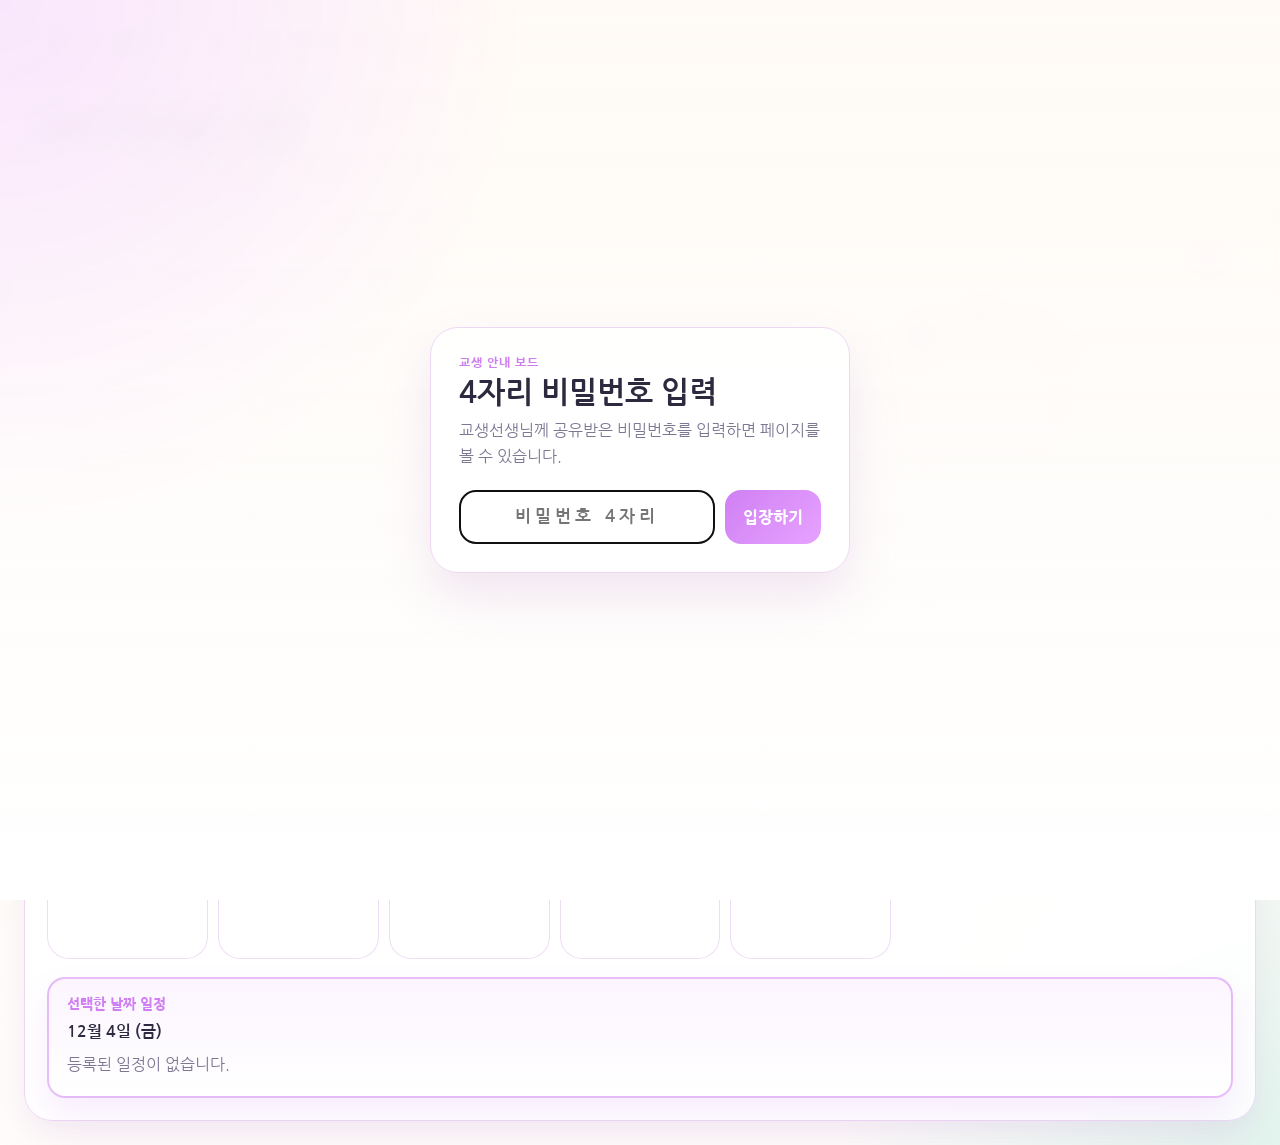
<file: calendar.html>
<!DOCTYPE html>
<html lang="ko">
<head>
  <meta charset="UTF-8">
  <meta name="viewport" content="width=device-width, initial-scale=1.0">
  <title>캘린더</title>
  <link rel="preconnect" href="https://fonts.googleapis.com">
  <link rel="preconnect" href="https://fonts.gstatic.com" crossorigin>
  <link href="https://fonts.googleapis.com/css2?family=Nanum+Gothic:wght@400;700;800&display=swap" rel="stylesheet">
  <link rel="stylesheet" href="styles.css">
</head>
<body data-page="calendar">
  <div class="app-shell subpage-shell">
    <header class="subpage-header">
      <a class="back-link" href="index.html">메인으로 돌아가기</a>
      <div>
        <p class="eyebrow">Class Calendar</p>
        <h1 id="calendarSectionTitle">학급 캘린더</h1>
        <p id="calendarSectionDescription" class="muted">월간 학사 일정을 한 화면에서 확인할 수 있습니다.</p>
      </div>
    </header>

    <section class="card cleanup-showcase">
      <div class="panel-head">
        <p class="section-label">캘린더</p>
        <span id="calendarPageMonthBadge" class="panel-chip lavender">이번 달</span>
      </div>
      <div id="calendarPageBoard" class="calendar-board"></div>
      <div class="selected-date-box strong">
        <p class="selected-date-title">선택한 날짜 일정</p>
        <div id="calendarPageSelectedContent" class="selected-date-content muted">달력 날짜를 누르면 해당 날짜 일정이 여기에 표시됩니다.</div>
      </div>
    </section>
  </div>

  <script src="dashboard-data.js"></script>
  <script src="auth.js"></script>
  <script src="detail-pages.js"></script>
</body>
</html>
</file>
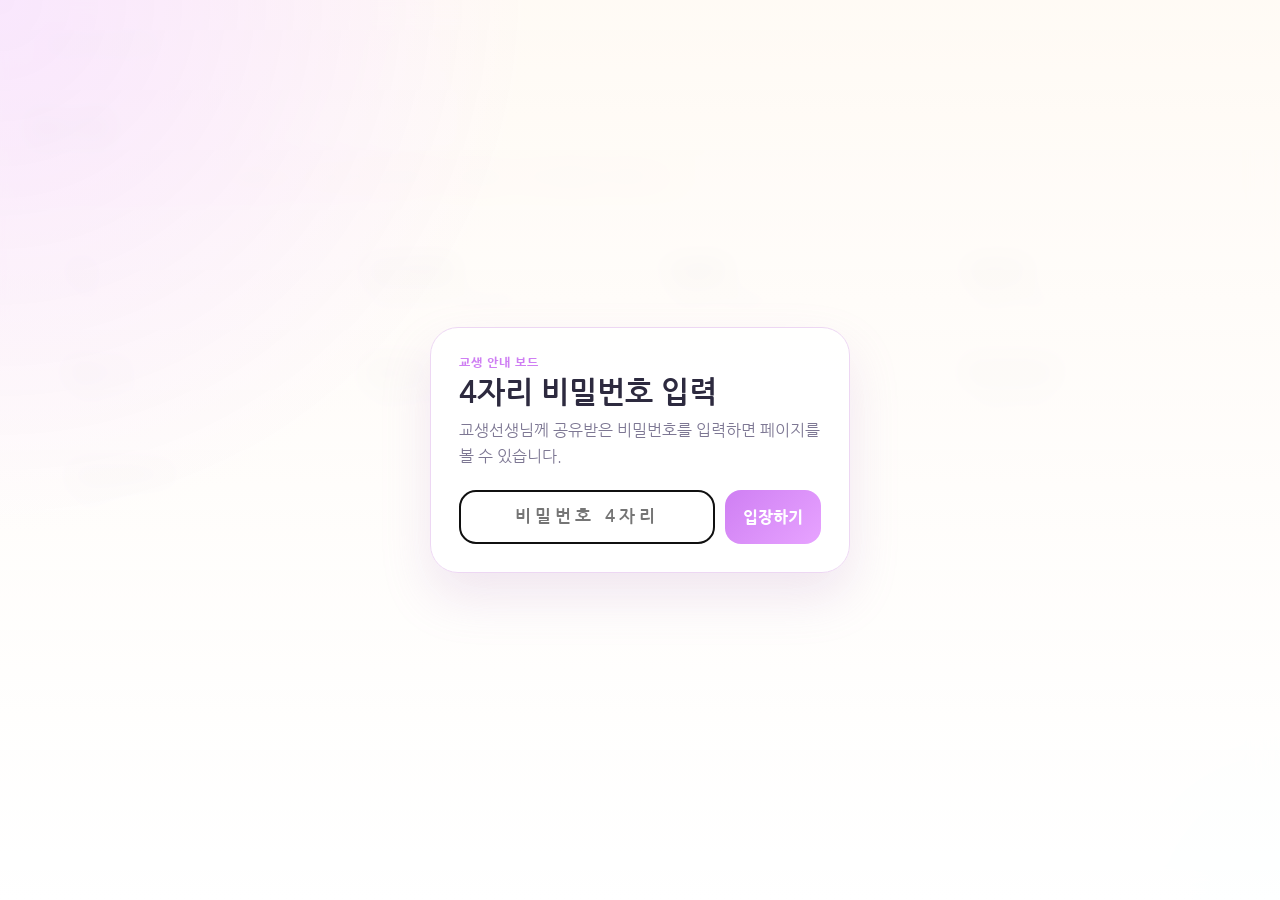
<file: cleanup.html>
﻿<!DOCTYPE html>
<html lang="ko">
<head>
  <meta charset="UTF-8">
  <meta name="viewport" content="width=device-width, initial-scale=1.0">
  <title>청소표</title>
  <link rel="preconnect" href="https://fonts.googleapis.com">
  <link rel="preconnect" href="https://fonts.gstatic.com" crossorigin>
  <link href="https://fonts.googleapis.com/css2?family=Nanum+Gothic:wght@400;700;800&display=swap" rel="stylesheet">
  <link rel="stylesheet" href="styles.css">
</head>
<body data-page="cleanup">
  <div class="app-shell subpage-shell">
    <header class="subpage-header">
      <a class="back-link" href="index.html">메인으로 돌아가기</a>
      <div>
        <p class="eyebrow">Cleanup Schedule</p>
        <h1>청소표</h1>
        <p class="muted">5월 청소 배정표를 기준으로 정리했습니다. 칠판 관리와 분리수거 담당은 기존 배정을 유지합니다.</p>
      </div>
    </header>

    <main>
      <section class="card cleanup-showcase">
        <div id="cleanupGrid" class="cleanup-grid"></div>
      </section>
    </main>
  </div>

  <script src="dashboard-data.js"></script>
  <script src="auth.js"></script>
  <script src="detail-pages.js"></script>
</body>
</html>
</file>
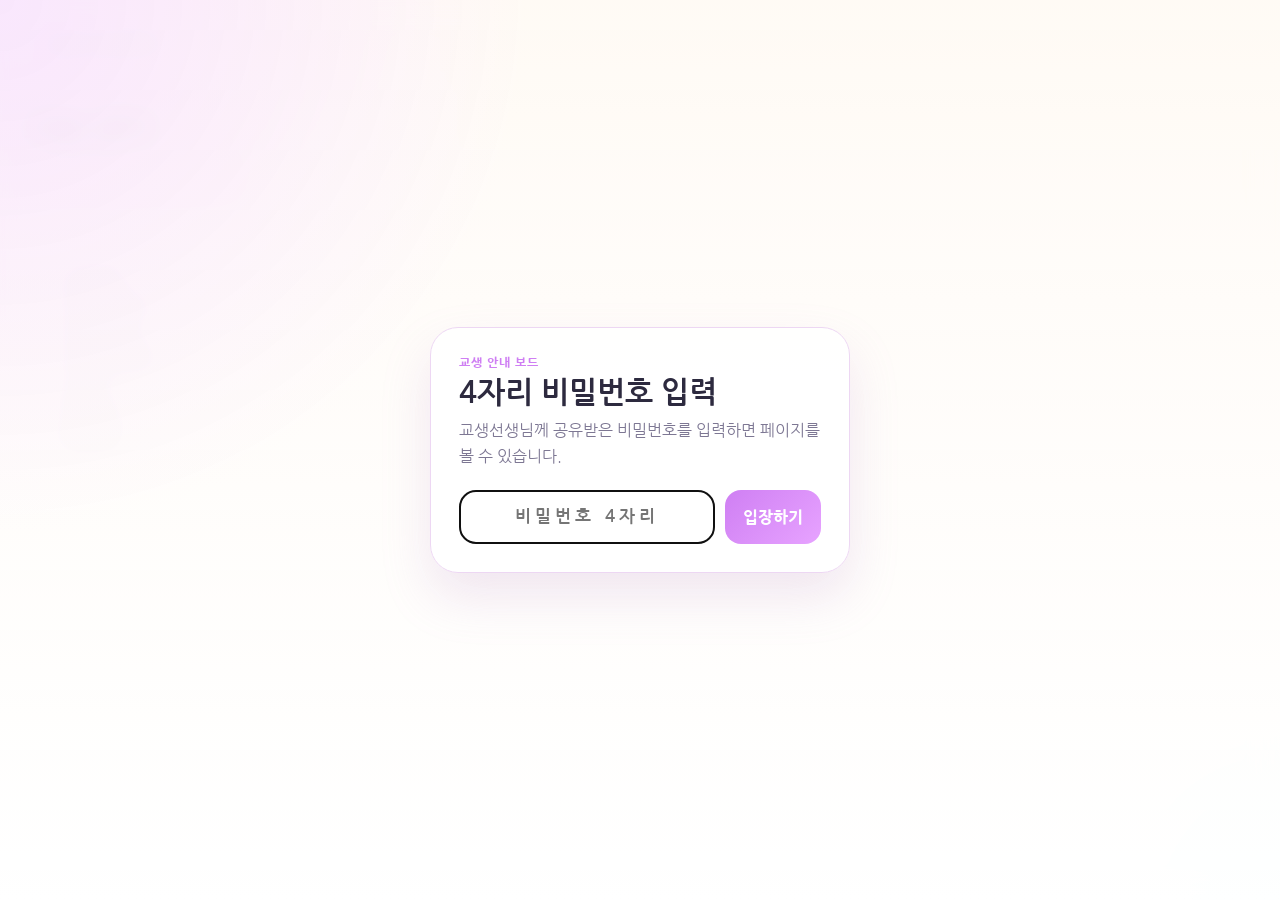
<file: lunch.html>
﻿<!DOCTYPE html>
<html lang="ko">
<head>
  <meta charset="UTF-8">
  <meta name="viewport" content="width=device-width, initial-scale=1.0">
  <title>오늘 급식</title>
  <link rel="preconnect" href="https://fonts.googleapis.com">
  <link rel="preconnect" href="https://fonts.gstatic.com" crossorigin>
  <link href="https://fonts.googleapis.com/css2?family=Nanum+Gothic:wght@400;700;800&display=swap" rel="stylesheet">
  <link rel="stylesheet" href="styles.css">
</head>
<body data-page="lunch">
  <div class="app-shell subpage-shell">
    <header class="subpage-header">
      <a class="back-link" href="index.html">메인으로 돌아가기</a>
      <div>
        <p class="eyebrow">Lunch</p>
        <h1 id="lunchSectionTitle">오늘 급식</h1>
        <p id="lunchSectionDescription" class="muted">오늘 급식 정보를 확인합니다.</p>
      </div>
    </header>

    <main>
      <section class="card roles-showcase">
        <ul id="lunchPageList" class="plain-list"></ul>
      </section>
    </main>
  </div>

  <script src="dashboard-data.js"></script>
  <script src="auth.js"></script>
  <script src="detail-pages.js"></script>
</body>
</html>
</file>
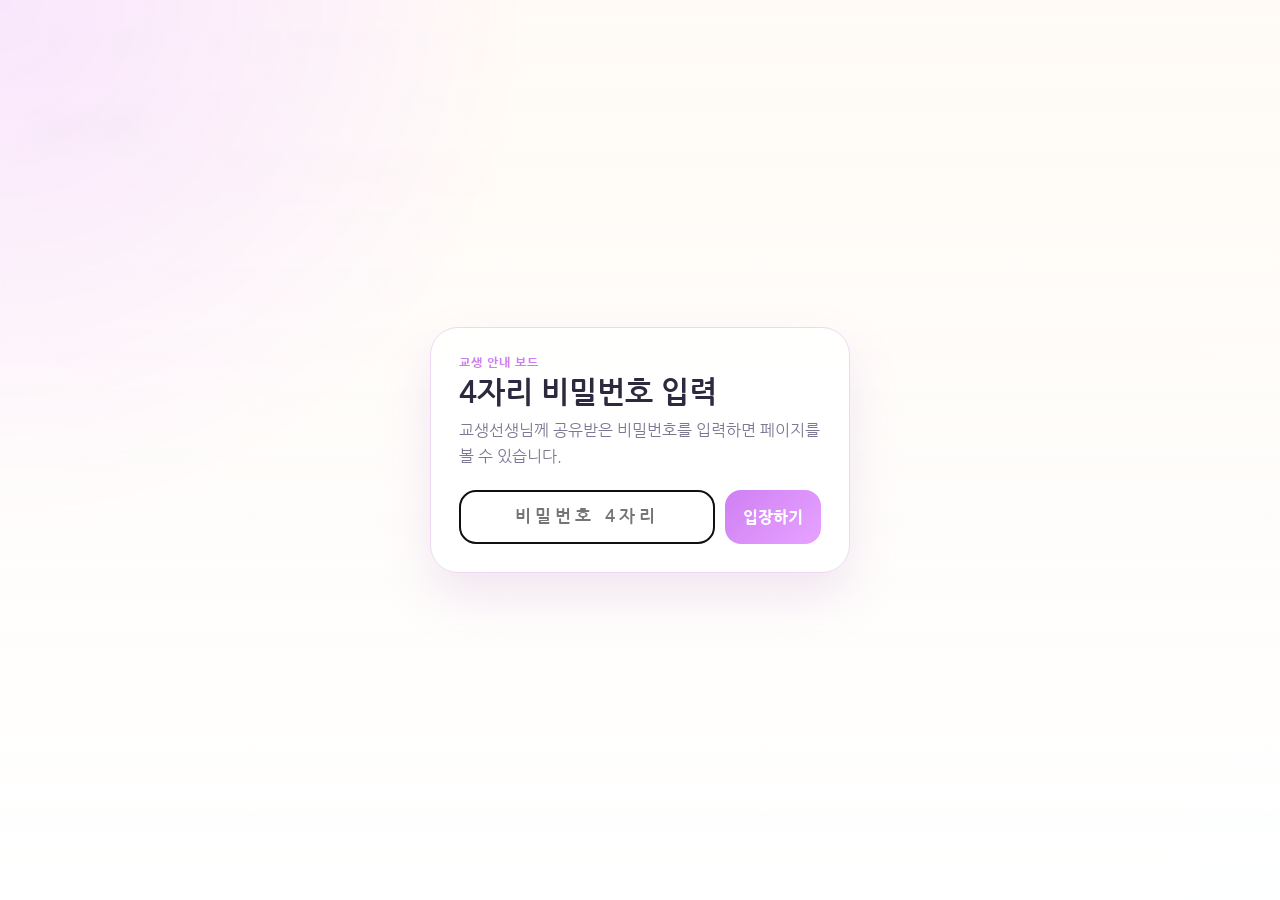
<file: notices.html>
﻿<!DOCTYPE html>
<html lang="ko">
<head>
  <meta charset="UTF-8">
  <meta name="viewport" content="width=device-width, initial-scale=1.0">
  <title>전달사항</title>
  <link rel="preconnect" href="https://fonts.googleapis.com">
  <link rel="preconnect" href="https://fonts.gstatic.com" crossorigin>
  <link href="https://fonts.googleapis.com/css2?family=Nanum+Gothic:wght@400;700;800&display=swap" rel="stylesheet">
  <link rel="stylesheet" href="styles.css">
</head>
<body data-page="notices">
  <div class="app-shell subpage-shell">
    <header class="subpage-header">
      <a class="back-link" href="index.html">메인으로 돌아가기</a>
      <div>
        <p class="eyebrow">Notices</p>
        <h1 id="noticesSectionTitle">전달사항</h1>
        <p id="noticesSectionDescription" class="muted">오늘 전달사항을 한 페이지에서 확인할 수 있습니다.</p>
      </div>
    </header>

    <main>
      <section class="card roles-showcase">
        <div id="noticesPageList" class="notice-list"></div>
      </section>
    </main>
  </div>

  <script src="dashboard-data.js"></script>
  <script src="auth.js"></script>
  <script src="detail-pages.js"></script>
</body>
</html>
</file>
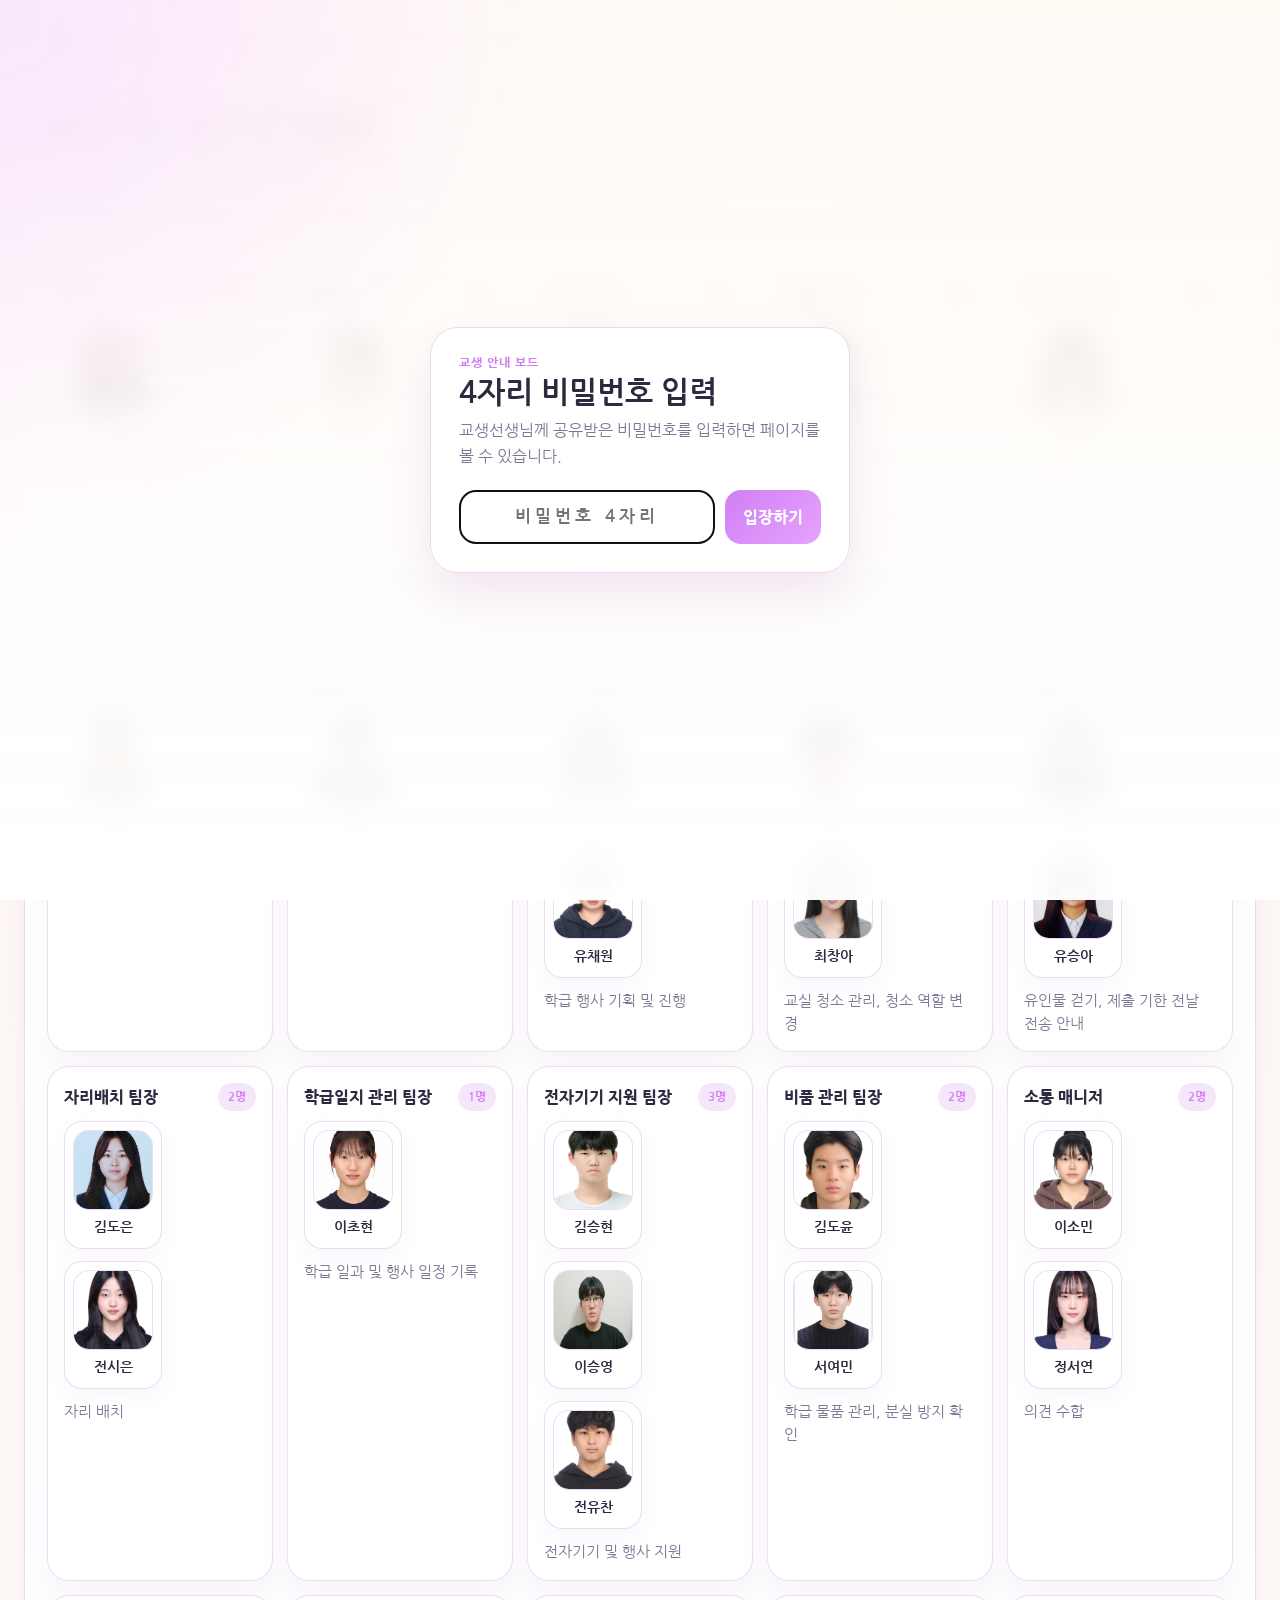
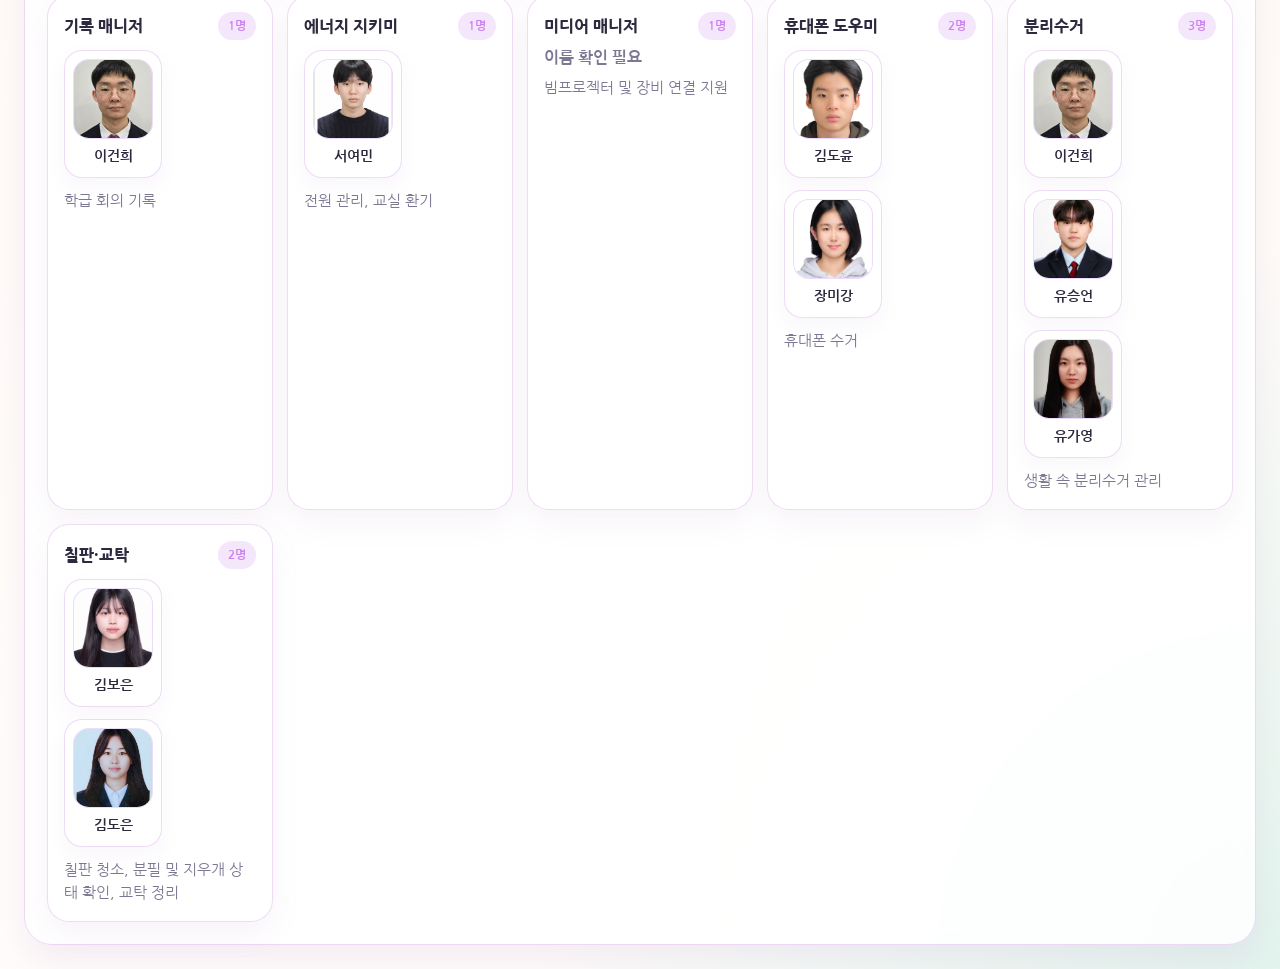
<file: roles.html>
﻿<!DOCTYPE html>
<html lang="ko">
<head>
  <meta charset="UTF-8">
  <meta name="viewport" content="width=device-width, initial-scale=1.0">
  <title>1인 1역</title>
  <link rel="preconnect" href="https://fonts.googleapis.com">
  <link rel="preconnect" href="https://fonts.gstatic.com" crossorigin>
  <link href="https://fonts.googleapis.com/css2?family=Nanum+Gothic:wght@400;700;800&display=swap" rel="stylesheet">
  <link rel="stylesheet" href="styles.css">
</head>
<body data-page="roles">
  <div class="app-shell subpage-shell">
    <header class="subpage-header">
      <a class="back-link" href="index.html">메인으로 돌아가기</a>
      <div>
        <p class="eyebrow">Class Roles</p>
        <h1 id="rolesSectionTitle">2학년 5반 1인 1역 역할표</h1>
        <p id="rolesSectionDescription" class="muted">올려주신 역할표를 기준으로 정리해 두었습니다.</p>
      </div>
    </header>

    <main>
      <section class="card roles-showcase">
        <div id="sharedRoleGrid" class="role-grid"></div>
      </section>
    </main>
  </div>

  <script src="dashboard-data.js"></script>
  <script src="auth.js"></script>
  <script src="detail-pages.js"></script>
</body>
</html>
</file>
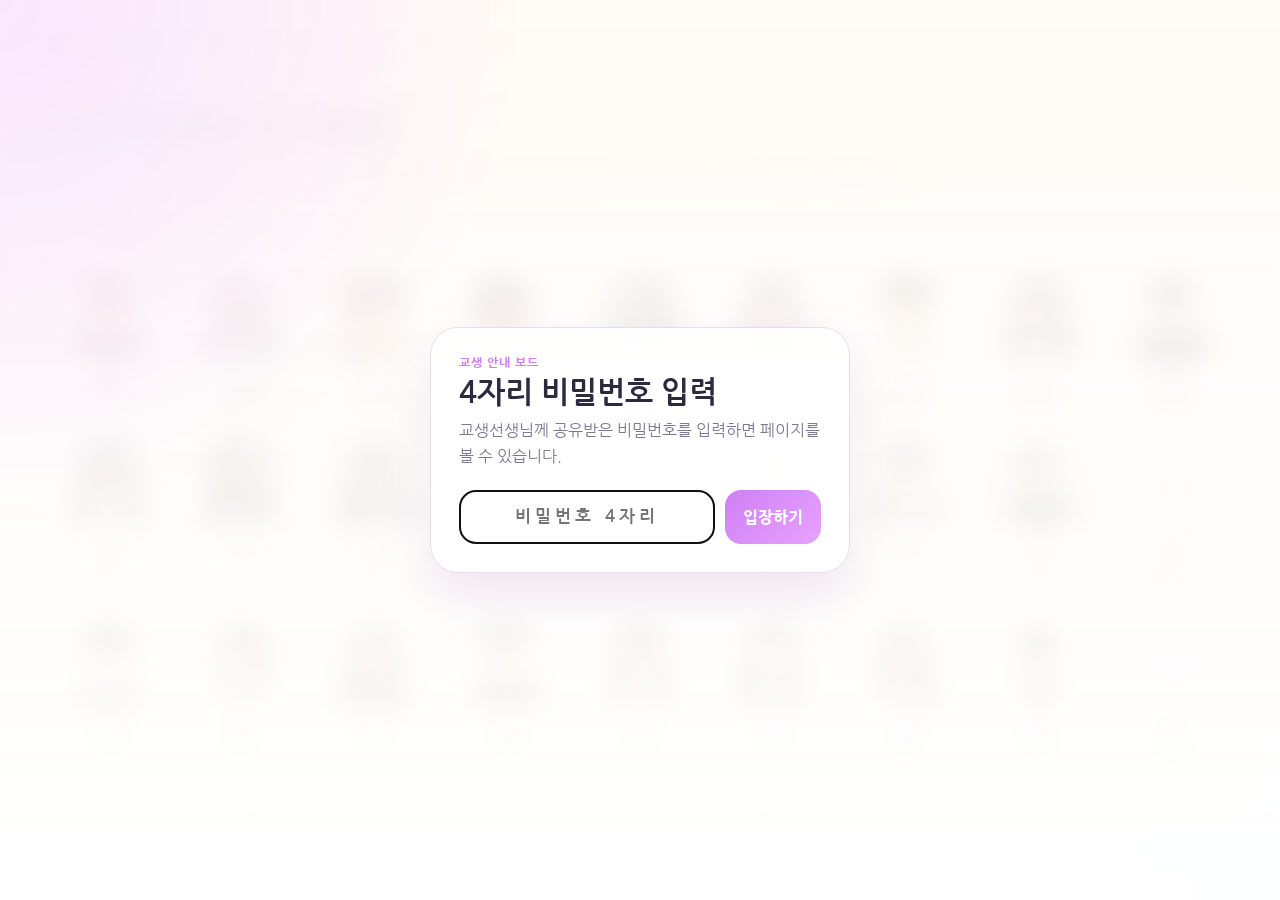
<file: roster.html>
﻿<!DOCTYPE html>
<html lang="ko">
<head>
  <meta charset="UTF-8">
  <meta name="viewport" content="width=device-width, initial-scale=1.0">
  <title>학생 사진 명렬표</title>
  <link rel="preconnect" href="https://fonts.googleapis.com">
  <link rel="preconnect" href="https://fonts.gstatic.com" crossorigin>
  <link href="https://fonts.googleapis.com/css2?family=Nanum+Gothic:wght@400;700;800&display=swap" rel="stylesheet">
  <link rel="stylesheet" href="styles.css">
</head>
<body data-page="roster">
  <div class="app-shell subpage-shell">
    <header class="subpage-header">
      <a class="back-link" href="index.html">메인으로 돌아가기</a>
      <div>
        <p class="eyebrow">Student Roster</p>
        <h1 id="rosterSectionTitle">학생 사진 명렬표</h1>
        <p id="rosterSectionDescription" class="muted">학생 사진 명렬표 전용 페이지입니다.</p>
      </div>
    </header>

    <main>
      <section class="card roster-showcase">
        <div id="sharedRosterGrid" class="roster-grid"></div>
      </section>
    </main>
  </div>

  <script src="dashboard-data.js"></script>
  <script src="auth.js"></script>
  <script src="detail-pages.js"></script>
</body>
</html>
</file>
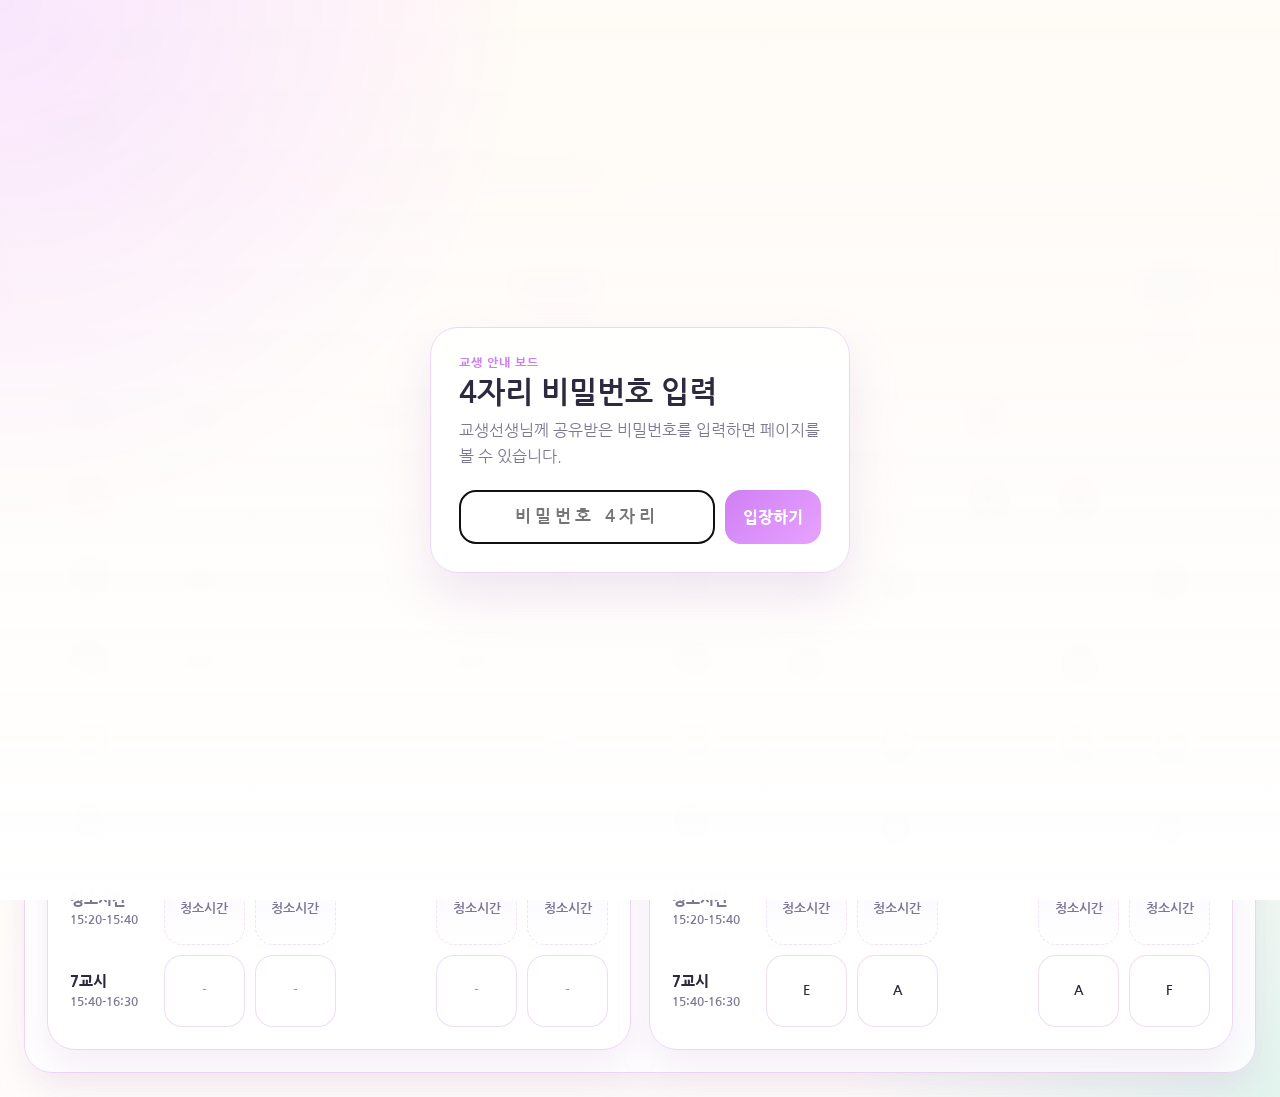
<file: timetable.html>
﻿<!DOCTYPE html>
<html lang="ko">
<head>
  <meta charset="UTF-8">
  <meta name="viewport" content="width=device-width, initial-scale=1.0">
  <title>시간표</title>
  <link rel="preconnect" href="https://fonts.googleapis.com">
  <link rel="preconnect" href="https://fonts.gstatic.com" crossorigin>
  <link href="https://fonts.googleapis.com/css2?family=Nanum+Gothic:wght@400;700;800&display=swap" rel="stylesheet">
  <link rel="stylesheet" href="styles.css">
</head>
<body data-page="timetable">
  <div class="app-shell subpage-shell">
    <header class="subpage-header">
      <a class="back-link" href="index.html">메인으로 돌아가기</a>
      <div>
        <p class="eyebrow">Timetable</p>
        <h1 id="timetableSectionTitle">시간표</h1>
        <p id="timetableSectionDescription" class="muted">담임 시간표와 학급 시간표를 한 번에 확인할 수 있습니다.</p>
      </div>
    </header>

    <main>
      <section class="card roles-showcase">
        <div class="mobile-timetable-board">
          <div id="mobileTimetableDayTabs" class="mobile-day-tabs"></div>

          <article class="mobile-schedule-card">
            <div class="panel-head">
              <p class="section-label">담임 시간표</p>
            </div>
            <div id="mobilePersonalSchedule" class="mobile-day-schedule"></div>
          </article>

          <article class="mobile-schedule-card">
            <div class="panel-head">
              <p class="section-label">학급 시간표</p>
            </div>
            <div id="mobileClassSchedule" class="mobile-day-schedule"></div>
          </article>
        </div>

        <div class="desktop-timetable-row">
          <article class="card desktop-list-card">
            <div class="panel-head">
              <p class="section-label">담임 시간표</p>
              <span class="panel-chip lavender">현재 교시 강조</span>
            </div>
            <div id="subpagePersonalGrid" class="period-grid timetable-grid"></div>
          </article>

          <article class="card desktop-list-card">
            <div class="panel-head">
              <p class="section-label">학급 시간표</p>
              <span class="panel-chip sky">주간 보기</span>
            </div>
            <div id="subpageClassGrid" class="period-grid timetable-grid"></div>
          </article>
        </div>
      </section>
    </main>
  </div>

  <script src="dashboard-data.js"></script>
  <script src="auth.js"></script>
  <script src="detail-pages.js"></script>
</body>
</html>
</file>
<file: styles.css>
:root {
  --panel: rgba(255, 255, 255, 0.88);
  --text: #2d2a3f;
  --muted: #7d7793;
  --line: #edd7f3;
  --lavender: #cf7ff3;
  --lavender-soft: #f4e7fb;
  --mint: #dff5ec;
  --mint-strong: #3ea87a;
  --amber: #ffe8bf;
  --amber-strong: #cb8a15;
  --coral: #ffd7d4;
  --coral-strong: #d85a57;
  --sky: #ddefff;
  --sky-strong: #4377d8;
  --rose: #ffe5ef;
  --rose-strong: #bd4f7d;
  --teal: #dff6f3;
  --teal-strong: #2f9687;
  --peach: #ffe8dc;
  --peach-strong: #cb7e52;
  --slate: #eef2f8;
  --slate-strong: #5f6f95;
  --sage: #e5f3df;
  --sage-strong: #5a8f48;
  --violet-soft: #f1e6ff;
  --violet-strong: #8258d5;
  --shadow: 0 18px 35px rgba(184, 140, 197, 0.14);
}

* {
  box-sizing: border-box;
}

html {
  overflow-anchor: none;
}

html.board-locked,
html.board-locked body {
  overflow: hidden;
}

body {
  margin: 0;
  color: var(--text);
  font-family: "Nanum Gothic", sans-serif;
  background:
    radial-gradient(circle at top left, rgba(247, 224, 255, 0.9), transparent 32%),
    radial-gradient(circle at bottom right, rgba(219, 242, 234, 0.8), transparent 26%),
    linear-gradient(180deg, #fff8f3 0%, #fffdfb 100%);
}

.auth-gate {
  position: fixed;
  inset: 0;
  z-index: 9999;
  display: flex;
  align-items: center;
  justify-content: center;
  padding: 24px;
  background:
    radial-gradient(circle at top left, rgba(247, 224, 255, 0.76), transparent 34%),
    linear-gradient(180deg, rgba(255, 250, 245, 0.9), rgba(255, 255, 255, 0.96));
  backdrop-filter: blur(14px);
}

.auth-card {
  width: min(100%, 420px);
  padding: 28px;
  border-radius: 28px;
  background: rgba(255, 255, 255, 0.94);
  border: 1px solid var(--line);
  box-shadow: 0 24px 50px rgba(184, 140, 197, 0.2);
}

.auth-eyebrow {
  margin: 0 0 8px;
  font-size: 0.78rem;
  font-weight: 800;
  letter-spacing: 0.08em;
  text-transform: uppercase;
  color: var(--lavender);
}

.auth-card h1 {
  margin: 0 0 10px;
  font-size: 1.9rem;
}

.auth-description {
  margin: 0 0 20px;
  color: var(--muted);
  line-height: 1.6;
}

.auth-form {
  display: grid;
  grid-template-columns: minmax(0, 1fr) auto;
  gap: 10px;
}

.auth-input {
  min-height: 54px;
  padding: 0 16px;
  border-radius: 16px;
  border: 1px solid rgba(207, 127, 243, 0.28);
  background: rgba(255, 255, 255, 0.96);
  font-size: 1.05rem;
  font-weight: 700;
  text-align: center;
  letter-spacing: 0.24em;
}

.auth-submit {
  min-height: 54px;
  padding: 0 18px;
  border: none;
  border-radius: 16px;
  background: linear-gradient(135deg, #cf7ff3, #e7a3ff);
  color: white;
  font-weight: 800;
  cursor: pointer;
}

.auth-error {
  margin: 12px 0 0;
  color: var(--coral-strong);
  font-weight: 700;
}

button,
input,
textarea,
select {
  font: inherit;
}

.app-shell {
  min-height: 100vh;
  padding: 24px;
}

.topbar {
  display: flex;
  justify-content: space-between;
  align-items: flex-start;
  gap: 20px;
  margin-bottom: 24px;
}

.eyebrow,
.section-label,
.meta-label {
  margin: 0 0 6px;
  font-size: 0.78rem;
  font-weight: 800;
  letter-spacing: 0.08em;
  text-transform: uppercase;
  color: var(--lavender);
}

.topbar h1,
.mobile-hero h2,
.card h2,
.card h3 {
  margin: 0;
}

.muted {
  color: var(--muted);
}

.topbar-meta {
  display: flex;
  gap: 12px;
  flex-wrap: wrap;
}

.meta-chip {
  min-width: 160px;
  padding: 14px 16px;
  border-radius: 18px;
  background: rgba(255, 255, 255, 0.75);
  border: 1px solid var(--line);
  box-shadow: var(--shadow);
}

.meta-chip.accent {
  background: linear-gradient(135deg, #fff8ea, #fffdf8);
}

.card {
  background: var(--panel);
  border: 1px solid var(--line);
  border-radius: 28px;
  box-shadow: var(--shadow);
  backdrop-filter: blur(10px);
}

.mobile-home {
  display: block;
}

.tablet-dashboard,
.desktop-dashboard {
  display: none;
}

.roster-showcase {
  margin-top: 22px;
  padding: 22px;
}

.roles-showcase {
  margin-top: 22px;
  padding: 22px;
}

.subpage-shell {
  max-width: 1480px;
  margin: 0 auto;
}

.subpage-header {
  display: grid;
  gap: 14px;
  margin-bottom: 18px;
}

.back-link {
  width: fit-content;
  padding: 12px 16px;
  border-radius: 999px;
  border: 1px solid var(--line);
  background: rgba(255, 255, 255, 0.8);
  color: var(--text);
  text-decoration: none;
  font-weight: 700;
  box-shadow: var(--shadow);
}

.cleanup-showcase {
  padding: 22px;
}

.cleanup-grid {
  display: grid;
  grid-template-columns: repeat(auto-fill, minmax(260px, 1fr));
  gap: 14px;
}

.cleanup-card {
  padding: 18px;
  border-radius: 22px;
  background: rgba(255, 255, 255, 0.9);
  border: 1px solid rgba(237, 215, 243, 0.9);
  box-shadow: 0 12px 28px rgba(184, 140, 197, 0.1);
}

.cleanup-zone {
  margin: 0 0 10px;
  font-size: 0.98rem;
  font-weight: 800;
}

.cleanup-team {
  margin: 0;
  color: var(--muted);
  line-height: 1.6;
}

.mobile-hero,
.calendar-card,
.stack-card,
.timetable-card,
.wide-card,
.desktop-calendar,
.status-card,
.desktop-list-card {
  padding: 22px;
}

.mobile-hero {
  display: flex;
  flex-direction: column;
  gap: 18px;
  margin-bottom: 18px;
}

.status-badge {
  padding: 14px 16px;
  border-radius: 20px;
  background: linear-gradient(135deg, rgba(207, 127, 243, 0.13), rgba(255, 221, 212, 0.48));
  border: 1px solid rgba(207, 127, 243, 0.28);
}

.status-badge span {
  display: block;
  margin-bottom: 4px;
  font-size: 0.82rem;
  color: var(--muted);
}

.icon-grid {
  display: grid;
  grid-template-columns: repeat(2, minmax(0, 1fr));
  gap: 14px;
}

.icon-tile {
  display: block;
  border: 1px solid var(--line);
  background: rgba(255, 255, 255, 0.9);
  border-radius: 24px;
  padding: 18px 14px;
  text-align: left;
  box-shadow: var(--shadow);
  cursor: pointer;
  transition: transform 0.18s ease, border-color 0.18s ease, background 0.18s ease;
  text-decoration: none;
  color: inherit;
}

.icon-tile:hover,
.icon-tile.active {
  transform: translateY(-2px);
  border-color: rgba(207, 127, 243, 0.6);
  background: linear-gradient(180deg, #fffdfd 0%, #fdf5ff 100%);
}

.icon {
  display: inline-flex;
  align-items: center;
  justify-content: center;
  width: 42px;
  height: 42px;
  margin-bottom: 14px;
  border-radius: 14px;
  background: var(--lavender-soft);
  color: var(--lavender);
  font-weight: 800;
}

.icon-tile strong,
.icon-tile small {
  display: block;
}

.icon-tile small {
  margin-top: 6px;
  color: var(--muted);
}

.mobile-detail-stack {
  margin-top: 18px;
}

.timetable-split {
  display: grid;
  gap: 18px;
  margin-top: 16px;
}

.notice-list {
  display: grid;
  gap: 12px;
  margin-top: 16px;
}

.selected-date-box {
  margin-top: 14px;
  padding: 14px 16px;
  border-radius: 18px;
  background: rgba(255, 255, 255, 0.82);
  border: 1px solid rgba(237, 215, 243, 0.9);
}

.selected-date-box.strong {
  margin-top: 18px;
  padding: 18px;
  background: linear-gradient(180deg, rgba(252, 245, 255, 0.98), rgba(255, 255, 255, 0.98));
  border: 2px solid rgba(207, 127, 243, 0.5);
  box-shadow: 0 16px 32px rgba(207, 127, 243, 0.14);
}

.selected-date-title {
  margin: 0 0 8px;
  font-size: 0.88rem;
  font-weight: 800;
  color: var(--lavender);
}

.selected-date-content {
  line-height: 1.6;
}

.selected-date-content strong {
  display: block;
  margin-bottom: 8px;
  color: var(--text);
}

.selected-date-list {
  margin: 0;
  padding-left: 18px;
}

.selected-date-empty {
  color: var(--muted);
}

.notice-card {
  padding: 14px 16px;
  border-radius: 18px;
  background: rgba(255, 255, 255, 0.86);
  border: 1px solid rgba(237, 215, 243, 0.88);
}

.notice-topline {
  display: flex;
  justify-content: space-between;
  align-items: flex-start;
  gap: 10px;
}

.notice-title {
  margin: 0 0 8px;
  font-size: 0.98rem;
  font-weight: 800;
}

.notice-body {
  margin: 0;
  color: var(--muted);
  line-height: 1.6;
}

.notice-files {
  display: flex;
  flex-wrap: wrap;
  gap: 8px;
  margin-top: 12px;
}

.notice-file {
  display: inline-flex;
  align-items: center;
  min-height: 32px;
  padding: 0 12px;
  border-radius: 999px;
  background: var(--lavender-soft);
  color: var(--lavender);
  text-decoration: none;
  font-size: 0.84rem;
  font-weight: 700;
}

.subsection-label {
  margin: 0 0 10px;
  color: var(--muted);
  font-size: 0.88rem;
  font-weight: 700;
}

.detail-panel {
  display: none;
  padding: 22px;
}

.detail-panel.active {
  display: block;
}

.mobile-timetable-board {
  display: none;
}

.mobile-day-tabs {
  display: flex;
  gap: 8px;
  margin-bottom: 14px;
  overflow-x: auto;
  padding-bottom: 4px;
}

.mobile-day-tab {
  min-width: 48px;
  min-height: 40px;
  border: 1px solid rgba(237, 215, 243, 0.9);
  border-radius: 14px;
  background: rgba(255, 255, 255, 0.9);
  color: var(--muted);
  font-size: 0.95rem;
  font-weight: 800;
}

.mobile-day-tab.today {
  color: var(--lavender);
}

.mobile-day-tab.active {
  border-color: rgba(207, 127, 243, 0.72);
  background: linear-gradient(180deg, rgba(244, 231, 251, 0.95), rgba(255, 255, 255, 0.96));
  color: var(--lavender);
  box-shadow: 0 10px 20px rgba(207, 127, 243, 0.14);
}

.mobile-schedule-card + .mobile-schedule-card {
  margin-top: 14px;
}

.mobile-day-schedule {
  display: grid;
  gap: 10px;
}

.mobile-schedule-item {
  display: grid;
  grid-template-columns: 108px minmax(0, 1fr);
  gap: 12px;
  align-items: center;
  padding: 12px;
  border-radius: 18px;
  background: rgba(255, 255, 255, 0.88);
  border: 1px solid rgba(237, 215, 243, 0.88);
}

.mobile-schedule-item.live {
  border: 2px solid rgba(207, 127, 243, 0.86);
  box-shadow: 0 0 0 4px rgba(207, 127, 243, 0.08);
}

.mobile-schedule-item.cleaning {
  border-style: dashed;
  background: linear-gradient(180deg, rgba(249, 246, 255, 0.72), rgba(255, 255, 255, 0.96));
}

.mobile-schedule-meta strong,
.mobile-schedule-meta span {
  display: block;
}

.mobile-schedule-meta strong {
  font-size: 0.95rem;
}

.mobile-schedule-meta span {
  margin-top: 4px;
  color: var(--muted);
  font-size: 0.73rem;
}

.mobile-schedule-value {
  min-width: 0;
  text-align: center;
}

.mobile-schedule-value .schedule-line {
  display: block;
  font-size: 0.95rem;
  line-height: 1.18;
}

.mobile-schedule-empty {
  color: var(--muted);
}

.panel-head {
  display: flex;
  justify-content: space-between;
  align-items: center;
  gap: 12px;
  margin-bottom: 10px;
}

.panel-chip {
  display: inline-flex;
  align-items: center;
  min-height: 32px;
  padding: 0 12px;
  border-radius: 999px;
  font-size: 0.82rem;
  font-weight: 700;
}

.panel-chip.coral {
  background: var(--coral);
  color: var(--coral-strong);
}

.panel-chip.amber {
  background: var(--amber);
  color: var(--amber-strong);
}

.panel-chip.mint {
  background: var(--mint);
  color: var(--mint-strong);
}

.panel-chip.lavender {
  background: var(--lavender-soft);
  color: var(--lavender);
}

.panel-chip.sky {
  background: var(--sky);
  color: var(--sky-strong);
}

.panel-chip.rose {
  background: var(--rose);
  color: var(--rose-strong);
}

.plain-list {
  margin: 16px 0 0;
  padding-left: 18px;
  line-height: 1.7;
}

.plain-list.compact {
  margin-top: 10px;
}

.empty-state {
  color: var(--muted);
  list-style: none;
  margin-left: -18px;
}

.mini-periods,
.class-list,
.quick-links,
.period-grid,
.calendar-mini,
.calendar-board {
  margin-top: 16px;
}

.mini-periods {
  display: grid;
  gap: 10px;
}

.mini-periods div,
.class-list div {
  display: flex;
  justify-content: space-between;
  align-items: center;
  gap: 12px;
  padding: 12px 14px;
  border-radius: 16px;
  background: rgba(255, 255, 255, 0.78);
  border: 1px solid rgba(237, 215, 243, 0.8);
}

.mini-periods .is-changed,
.class-list .changed {
  border-color: rgba(255, 184, 86, 0.9);
  background: linear-gradient(180deg, #fff8ef 0%, #fff4db 100%);
}

.mini-periods div.live,
.class-list div.live {
  border: 2px solid rgba(207, 127, 243, 0.86);
  background: linear-gradient(180deg, rgba(253, 245, 255, 0.98), rgba(255, 255, 255, 0.98));
  box-shadow: 0 0 0 4px rgba(207, 127, 243, 0.08);
}

.tablet-grid {
  gap: 18px;
}

.calendar-mini {
  display: grid;
  grid-template-columns: repeat(7, minmax(0, 1fr));
  gap: 10px;
}

.calendar-mini div {
  position: relative;
  min-height: 74px;
  padding: 12px;
  border-radius: 18px;
  background: rgba(255, 255, 255, 0.8);
  border: 1px solid rgba(237, 215, 243, 0.85);
}

.calendar-mini .today {
  border: 2px solid var(--lavender);
  background: linear-gradient(180deg, rgba(244, 231, 251, 0.9), rgba(255, 255, 255, 0.95));
}

.calendar-mini div.selected {
  border: 2px solid rgba(207, 127, 243, 0.95);
  background: linear-gradient(180deg, rgba(248, 236, 255, 1), rgba(255, 255, 255, 0.98));
  box-shadow: 0 10px 22px rgba(207, 127, 243, 0.22);
  transform: translateY(-2px);
}

.calendar-mini .has-event::after {
  content: "";
  position: absolute;
  left: 12px;
  bottom: 12px;
  width: 10px;
  height: 10px;
  border-radius: 50%;
  background: #ff6b6b;
}

.calendar-notes {
  margin-top: 16px;
  display: grid;
  gap: 8px;
}

.calendar-notes p {
  margin: 0;
}

.period-grid {
  display: grid;
  grid-template-columns: 50px repeat(2, minmax(0, 1fr));
  column-gap: 10px;
  row-gap: 10px;
  align-items: stretch;
}

.period-grid .corner,
.period-grid .cell,
.period-grid .label,
.period-grid .day-header {
  display: flex;
  align-items: center;
  justify-content: center;
}

.period-grid .corner {
  min-height: 54px;
}

.period-grid .label {
  min-height: 72px;
  flex-direction: column;
  align-items: flex-start;
  justify-content: center;
  padding: 10px 8px 10px 0;
  border-radius: 0;
  color: var(--muted);
  font-weight: 700;
  line-height: 1.25;
}

.period-grid .label-period {
  font-size: 0.95rem;
  font-weight: 800;
  color: var(--text);
}

.period-grid .label-time {
  margin-top: 4px;
  font-size: 0.75rem;
  color: var(--muted);
}

.period-grid .label.cleaning-label .label-period {
  color: var(--muted);
}

.period-grid .day-header {
  min-height: 42px;
  border-radius: 14px;
  background: linear-gradient(180deg, rgba(255, 255, 255, 0.24), rgba(255, 255, 255, 0));
  border-bottom: 2px solid rgba(207, 127, 243, 0.22);
  color: var(--muted);
  font-size: 1rem;
  font-weight: 800;
}

.period-grid .day-header.current-day {
  color: var(--lavender);
  border-bottom-color: rgba(207, 127, 243, 0.72);
  background: linear-gradient(180deg, rgba(244, 231, 251, 0.9), rgba(255, 255, 255, 0));
}

.period-grid .cell {
  min-height: 72px;
  padding: 10px 12px;
  text-align: center;
  background: rgba(255, 255, 255, 0.82);
  border: 1px solid rgba(237, 215, 243, 0.85);
  border-radius: 18px;
  overflow: hidden;
}

.period-grid .cell.no-slot {
  background: transparent;
  border: none;
  box-shadow: none;
  pointer-events: none;
}

.period-grid .cell.no-slot.cleaning,
.period-grid .cell.no-slot.live,
.period-grid .cell.no-slot.cleaning.live {
  background: transparent;
  border: none;
  box-shadow: none;
}

.period-grid .cell.live {
  border: 2px solid rgba(207, 127, 243, 0.86);
  background: linear-gradient(180deg, rgba(253, 245, 255, 0.98), rgba(255, 255, 255, 0.98));
  box-shadow:
    0 0 0 4px rgba(207, 127, 243, 0.08),
    0 12px 24px rgba(207, 127, 243, 0.16);
  transform: translateY(-1px);
}

.period-grid .cell.cleaning {
  background: linear-gradient(180deg, rgba(249, 246, 255, 0.72), rgba(255, 255, 255, 0.96));
  border-style: dashed;
  border-color: rgba(207, 127, 243, 0.22);
}

.period-grid .cell.cleaning .schedule-text {
  color: var(--muted);
}

.period-grid .cell.cleaning.live {
  background: linear-gradient(180deg, rgba(248, 236, 255, 0.98), rgba(255, 255, 255, 0.98));
  border-color: rgba(207, 127, 243, 0.86);
  box-shadow:
    0 0 0 4px rgba(207, 127, 243, 0.08),
    0 12px 24px rgba(207, 127, 243, 0.16);
}

.period-grid .cell.cleaning.live .schedule-text {
  color: var(--text);
}

.period-grid .cell.is-empty {
  color: rgba(125, 119, 147, 0.78);
}

.period-grid.timetable-grid {
  margin-top: 14px;
}

.schedule-text {
  display: inline-grid;
  gap: 3px;
  justify-items: center;
  line-height: 1.2;
  font-size: 0.84rem;
  font-weight: 700;
  word-break: keep-all;
}

.tone-daesu-24 {
  background: linear-gradient(180deg, rgba(255, 229, 239, 0.92), rgba(255, 255, 255, 0.98));
  border-color: rgba(189, 79, 125, 0.25);
}

.tone-daesu-25 {
  background: linear-gradient(180deg, rgba(244, 231, 251, 0.95), rgba(255, 255, 255, 0.98));
  border-color: rgba(207, 127, 243, 0.28);
}

.tone-daesu-26 {
  background: linear-gradient(180deg, rgba(221, 239, 255, 0.95), rgba(255, 255, 255, 0.98));
  border-color: rgba(67, 119, 216, 0.24);
}

.tone-insu {
  background: linear-gradient(180deg, rgba(223, 245, 236, 0.96), rgba(255, 255, 255, 0.98));
  border-color: rgba(62, 168, 122, 0.24);
}

.tone-english {
  background: linear-gradient(180deg, rgba(255, 232, 191, 0.92), rgba(255, 255, 255, 0.98));
  border-color: rgba(203, 138, 21, 0.22);
}

.tone-sports {
  background: linear-gradient(180deg, rgba(229, 243, 223, 0.96), rgba(255, 255, 255, 0.98));
  border-color: rgba(90, 143, 72, 0.24);
}

.tone-career {
  background: linear-gradient(180deg, rgba(255, 232, 220, 0.94), rgba(255, 255, 255, 0.98));
  border-color: rgba(203, 126, 82, 0.24);
}

.tone-creative {
  background: linear-gradient(180deg, rgba(241, 230, 255, 0.95), rgba(255, 255, 255, 0.98));
  border-color: rgba(130, 88, 213, 0.24);
}

.tone-language {
  background: linear-gradient(180deg, rgba(238, 242, 248, 0.98), rgba(255, 255, 255, 0.98));
  border-color: rgba(95, 111, 149, 0.24);
}

.tone-music {
  background: linear-gradient(180deg, rgba(223, 246, 243, 0.96), rgba(255, 255, 255, 0.98));
  border-color: rgba(47, 150, 135, 0.24);
}

.tone-block-a,
.tone-block-b,
.tone-block-c,
.tone-block-d,
.tone-block-e,
.tone-block-f,
.tone-default {
  border-color: rgba(125, 119, 147, 0.16);
}

.tone-block-a {
  background: linear-gradient(180deg, rgba(255, 245, 230, 0.96), rgba(255, 255, 255, 0.98));
}

.tone-block-b {
  background: linear-gradient(180deg, rgba(244, 231, 251, 0.88), rgba(255, 255, 255, 0.98));
}

.tone-block-c {
  background: linear-gradient(180deg, rgba(223, 245, 236, 0.88), rgba(255, 255, 255, 0.98));
}

.tone-block-d {
  background: linear-gradient(180deg, rgba(221, 239, 255, 0.9), rgba(255, 255, 255, 0.98));
}

.tone-block-e {
  background: linear-gradient(180deg, rgba(255, 229, 239, 0.88), rgba(255, 255, 255, 0.98));
}

.tone-block-f {
  background: linear-gradient(180deg, rgba(255, 232, 191, 0.86), rgba(255, 255, 255, 0.98));
}

.tone-default {
  background: linear-gradient(180deg, rgba(249, 246, 255, 0.94), rgba(255, 255, 255, 0.98));
}

.schedule-line {
  display: block;
  white-space: nowrap;
}

.quick-links {
  display: grid;
  grid-template-columns: repeat(2, minmax(0, 1fr));
  gap: 12px;
}

.quick-links div,
.quick-links a {
  padding: 16px;
  border-radius: 18px;
  background: rgba(255, 255, 255, 0.84);
  border: 1px solid rgba(237, 215, 243, 0.85);
  font-weight: 700;
  color: inherit;
  text-decoration: none;
  display: block;
}

.quick-links.vertical {
  grid-template-columns: 1fr;
}

.roster-grid {
  display: grid;
  grid-template-columns: repeat(auto-fill, minmax(110px, 1fr));
  gap: 12px;
  margin-top: 18px;
}

.roster-grid.compact {
  grid-template-columns: repeat(2, minmax(0, 1fr));
}

.roster-card {
  padding: 12px 10px 14px;
  border-radius: 20px;
  background: rgba(255, 255, 255, 0.88);
  border: 1px solid rgba(237, 215, 243, 0.9);
  box-shadow: 0 12px 28px rgba(184, 140, 197, 0.12);
  display: flex;
  flex-direction: column;
  align-items: center;
  text-align: center;
}

.roster-photo {
  width: 82px;
  height: 82px;
  aspect-ratio: auto;
  display: flex;
  align-items: center;
  justify-content: center;
  background:
    radial-gradient(circle at top, rgba(255, 255, 255, 0.7), transparent 45%),
    linear-gradient(160deg, #f4ebff 0%, #eef7f3 100%);
  border: 1px solid rgba(237, 215, 243, 0.85);
  border-radius: 18px;
  overflow: hidden;
}

.roster-photo img {
  width: 100%;
  height: 100%;
  object-fit: cover;
  display: block;
}

.roster-placeholder {
  width: 64px;
  height: 64px;
  border-radius: 50%;
  display: flex;
  align-items: center;
  justify-content: center;
  background: rgba(255, 255, 255, 0.72);
  border: 1px solid rgba(207, 127, 243, 0.25);
  color: var(--lavender);
  font-size: 1.25rem;
  font-weight: 800;
}

.roster-meta {
  padding: 10px 0 0;
}

.roster-number {
  display: block;
  margin-bottom: 3px;
  color: var(--muted);
  font-size: 0.76rem;
  font-weight: 700;
}

.roster-name {
  display: block;
  font-size: 0.92rem;
  font-weight: 800;
}

.roster-note {
  margin-top: 6px;
  color: var(--muted);
  font-size: 0.74rem;
}

.role-grid {
  display: grid;
  grid-template-columns: repeat(auto-fill, minmax(220px, 1fr));
  gap: 14px;
  margin-top: 18px;
}

.role-grid.compact {
  grid-template-columns: 1fr;
}

.role-card {
  padding: 16px;
  border-radius: 22px;
  background: rgba(255, 255, 255, 0.9);
  border: 1px solid rgba(237, 215, 243, 0.9);
  box-shadow: 0 12px 28px rgba(184, 140, 197, 0.1);
}

.role-topline {
  display: flex;
  justify-content: space-between;
  align-items: center;
  gap: 10px;
  margin-bottom: 10px;
}

.role-title {
  font-size: 1rem;
  font-weight: 800;
}

.role-count {
  display: inline-flex;
  align-items: center;
  min-height: 28px;
  padding: 0 10px;
  border-radius: 999px;
  background: var(--lavender-soft);
  color: var(--lavender);
  font-size: 0.78rem;
  font-weight: 700;
}

.role-members {
  margin: 0 0 12px;
  display: flex;
  flex-wrap: wrap;
  gap: 12px;
}

.role-member-chip {
  display: inline-flex;
  flex-direction: column;
  align-items: center;
  justify-content: flex-start;
  gap: 8px;
  min-width: 92px;
  min-height: 128px;
  padding: 8px;
  border-radius: 18px;
  background: rgba(255, 255, 255, 0.92);
  border: 1px solid rgba(237, 215, 243, 0.9);
  box-shadow: 0 8px 18px rgba(184, 140, 197, 0.08);
}

.role-member-avatar {
  width: 80px;
  height: 80px;
  border-radius: 16px;
  overflow: hidden;
  display: inline-flex;
  align-items: center;
  justify-content: center;
  background: linear-gradient(160deg, #f4ebff 0%, #eef7f3 100%);
  border: 1px solid rgba(207, 127, 243, 0.18);
  flex-shrink: 0;
}

.role-member-avatar img {
  width: 100%;
  height: 100%;
  object-fit: cover;
  display: block;
}

.role-member-placeholder {
  color: var(--lavender);
  font-size: 1.2rem;
  font-weight: 800;
}

.role-member-name {
  font-size: 0.88rem;
  font-weight: 700;
  text-align: center;
  line-height: 1.35;
}

.role-member-empty {
  color: var(--muted);
  font-weight: 700;
}

.role-duty {
  margin: 0;
  color: var(--muted);
  line-height: 1.55;
  font-size: 0.92rem;
}

.calendar-head {
  margin-bottom: 20px;
}

.calendar-board {
  display: grid;
  grid-template-columns: repeat(7, minmax(0, 1fr));
  gap: 10px;
}

.dow {
  text-align: center;
  color: var(--muted);
  font-weight: 700;
  padding-bottom: 2px;
}

.date {
  min-height: 120px;
  border-radius: 22px;
  background: rgba(255, 255, 255, 0.85);
  border: 1px solid rgba(237, 215, 243, 0.85);
  padding: 14px;
  display: flex;
  flex-direction: column;
  gap: 10px;
}

.date.today {
  border: 2px solid var(--lavender);
  background: linear-gradient(180deg, rgba(246, 230, 255, 0.72), rgba(255, 255, 255, 0.98));
}

.date.selected {
  border: 2px solid rgba(207, 127, 243, 0.98);
  background: linear-gradient(180deg, rgba(248, 236, 255, 0.98), rgba(255, 255, 255, 0.98));
  box-shadow:
    0 0 0 5px rgba(207, 127, 243, 0.14),
    0 18px 30px rgba(207, 127, 243, 0.16);
  transform: translateY(-4px);
}

.date.has-event::after {
  content: "";
  width: 10px;
  height: 10px;
  border-radius: 50%;
  background: #ff6b6b;
}

.date span {
  font-weight: 800;
}

.date-notes {
  display: grid;
  gap: 6px;
}

.date-note {
  display: block;
  max-width: 100%;
  padding: 5px 8px;
  border-radius: 12px;
  background: rgba(244, 231, 251, 0.9);
  color: var(--muted);
  font-size: 0.76rem;
  font-weight: 700;
  line-height: 1.3;
  white-space: normal;
  overflow: hidden;
  word-break: keep-all;
  display: -webkit-box;
  -webkit-line-clamp: 2;
  -webkit-box-orient: vertical;
}

.date-note.more {
  width: fit-content;
  background: rgba(221, 239, 255, 0.9);
  color: var(--sky-strong);
}

.date small,
.muted-date {
  color: var(--muted);
}

.desktop-grid {
  display: grid;
  grid-template-columns: minmax(0, 1.28fr) minmax(320px, 0.72fr);
  gap: 20px;
}

.desktop-main,
.desktop-side {
  display: grid;
  gap: 18px;
  align-content: start;
}

.desktop-top-row,
.desktop-middle-row,
.desktop-bottom-row,
.desktop-timetable-row {
  display: grid;
  gap: 18px;
}

.desktop-top-row {
  grid-template-columns: repeat(3, minmax(0, 1fr));
}

.desktop-middle-row,
.desktop-bottom-row {
  grid-template-columns: minmax(0, 1fr);
}

.desktop-timetable-row {
  grid-template-columns: repeat(2, minmax(0, 1fr));
}

.desktop-calendar .date {
  min-height: 108px;
}

.status-card {
  min-height: 140px;
}

.status-card h2 {
  margin-top: 8px;
  font-size: clamp(2rem, 2vw, 2.6rem);
}

.status-card.warm {
  background: linear-gradient(180deg, rgba(255, 247, 230, 0.95), rgba(255, 255, 255, 0.92));
}

.status-card.accent-card {
  background: linear-gradient(180deg, rgba(255, 233, 242, 0.95), rgba(255, 255, 255, 0.92));
}

.class-list.dense div {
  padding: 10px 12px;
}

@media (min-width: 768px) {
  .mobile-home {
    display: none;
  }

  .tablet-dashboard {
    display: block;
  }

  .tablet-grid {
    display: grid;
    grid-template-columns: minmax(0, 1.15fr) minmax(0, 0.85fr);
    align-items: start;
  }

  .calendar-card {
    grid-row: span 2;
    min-height: 100%;
  }

  .wide-card {
    grid-column: 1 / -1;
  }

  .roster-grid.compact {
    grid-template-columns: repeat(4, minmax(0, 1fr));
  }

  .role-grid.compact {
    grid-template-columns: repeat(2, minmax(0, 1fr));
  }

}

@media (min-width: 1360px) {
  .tablet-dashboard {
    display: none;
  }

  .desktop-dashboard {
    display: block;
  }
}

@media (max-width: 767px) {
  .app-shell {
    padding: 16px;
  }

  .topbar {
    flex-direction: column;
    margin-bottom: 18px;
  }

  .topbar-meta {
    width: 100%;
  }

  .meta-chip {
    flex: 1 1 160px;
  }

  .roster-showcase {
    padding: 18px;
  }

  .roles-showcase {
    padding: 18px;
  }

  body[data-page="timetable"] .mobile-timetable-board {
    display: block;
  }

  body[data-page="timetable"] .desktop-timetable-row {
    display: none;
  }
}
</file>
